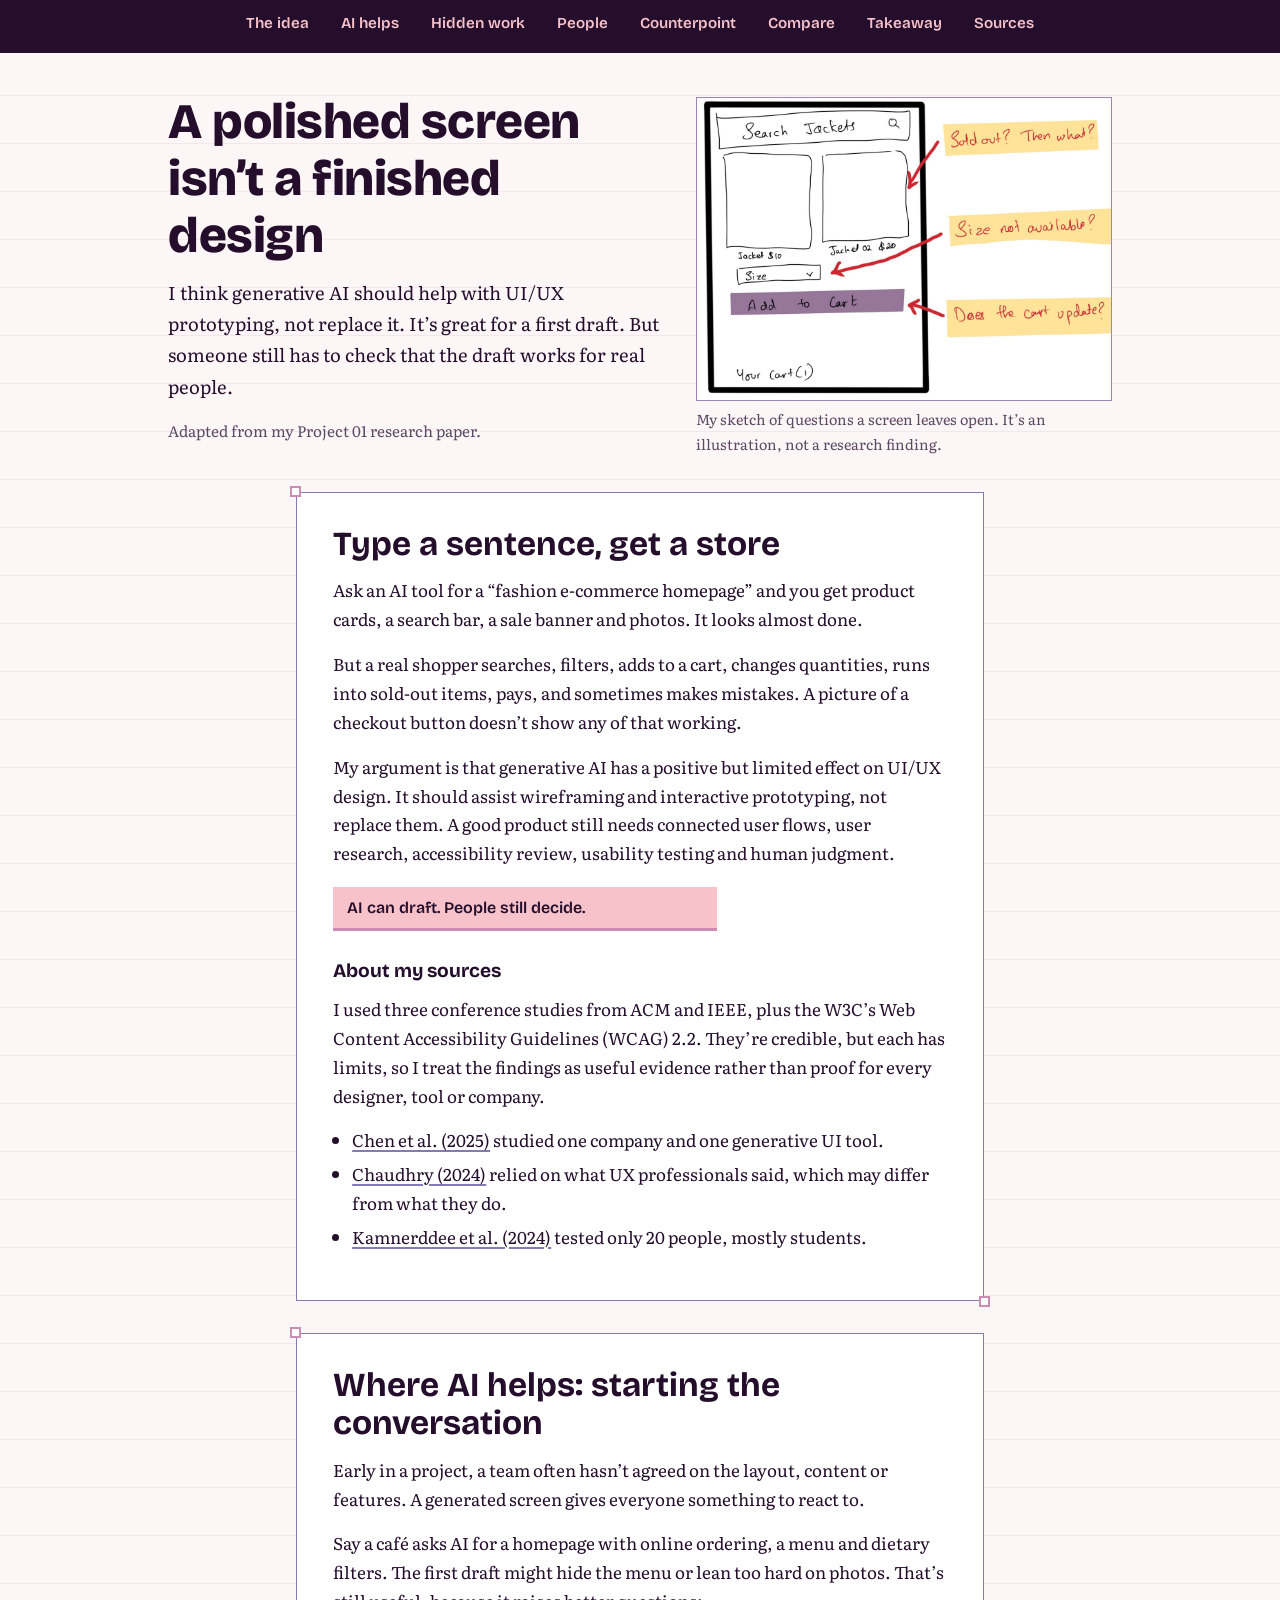
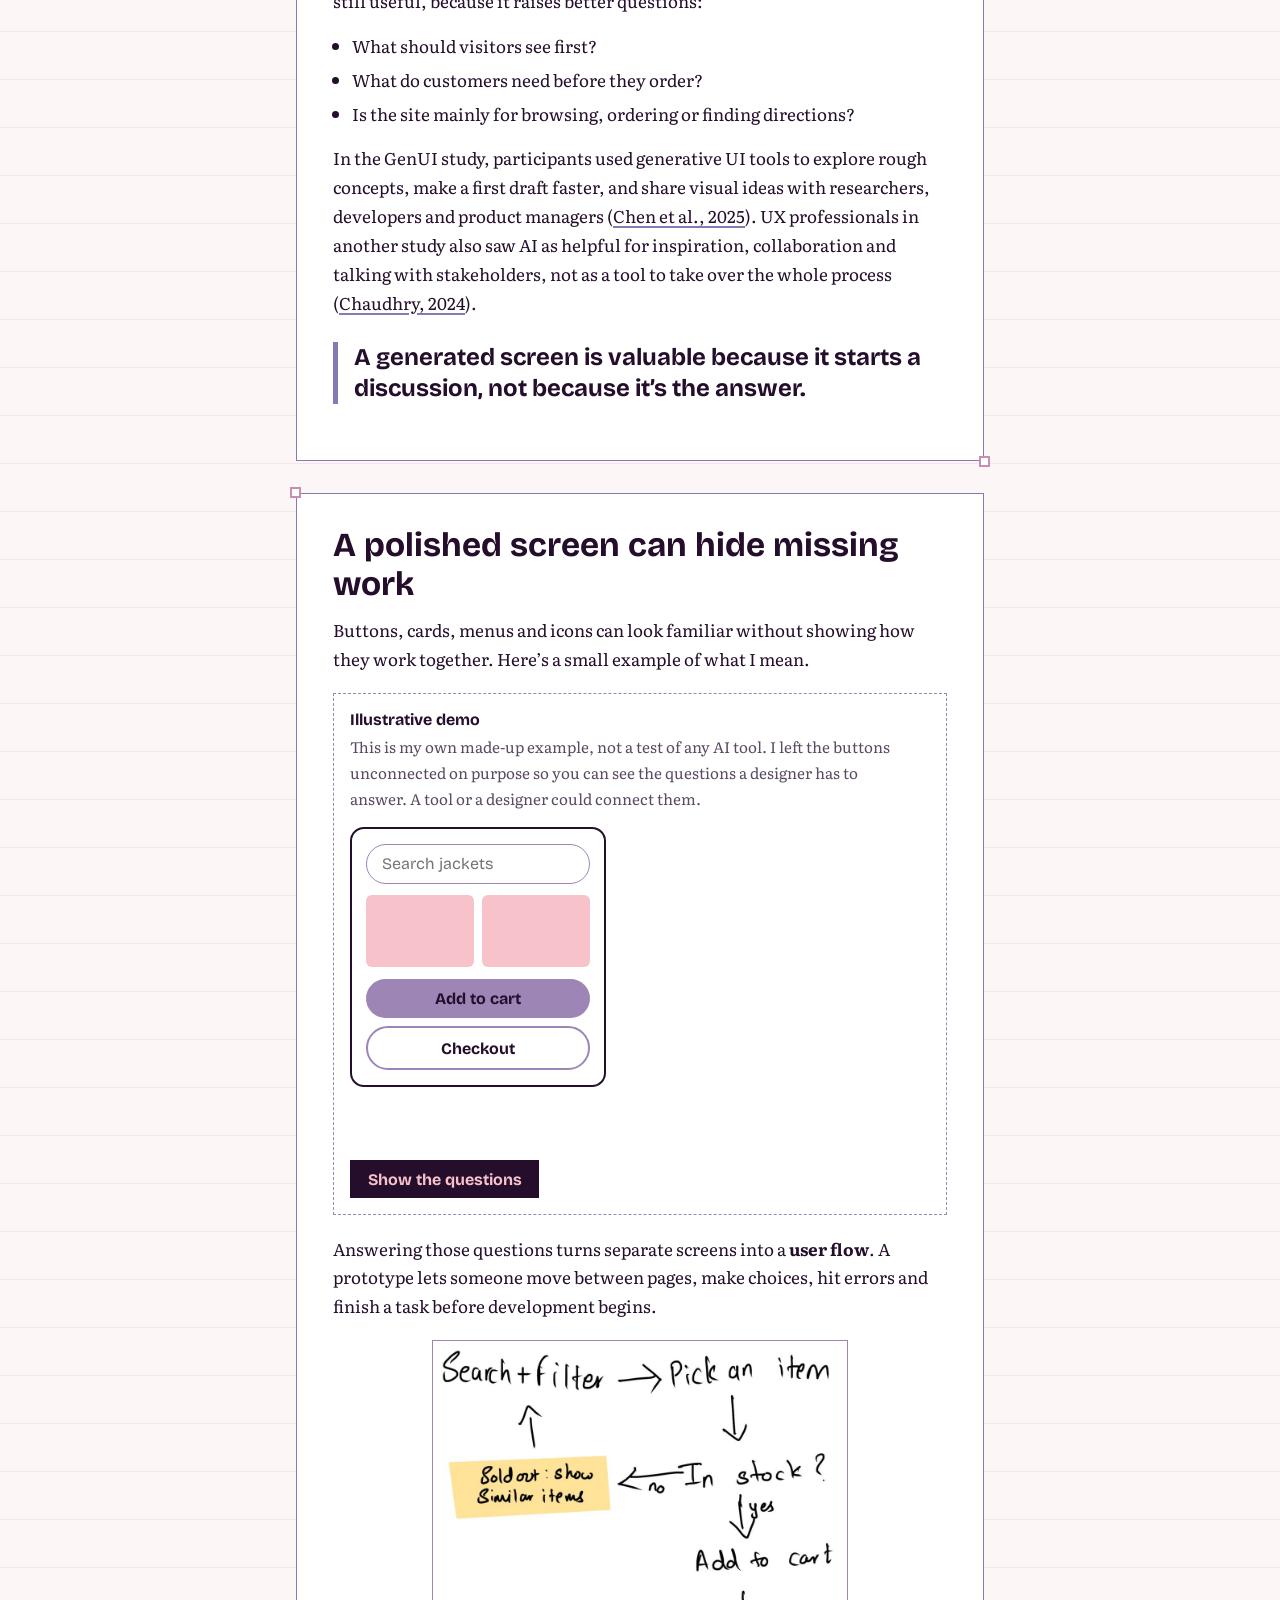
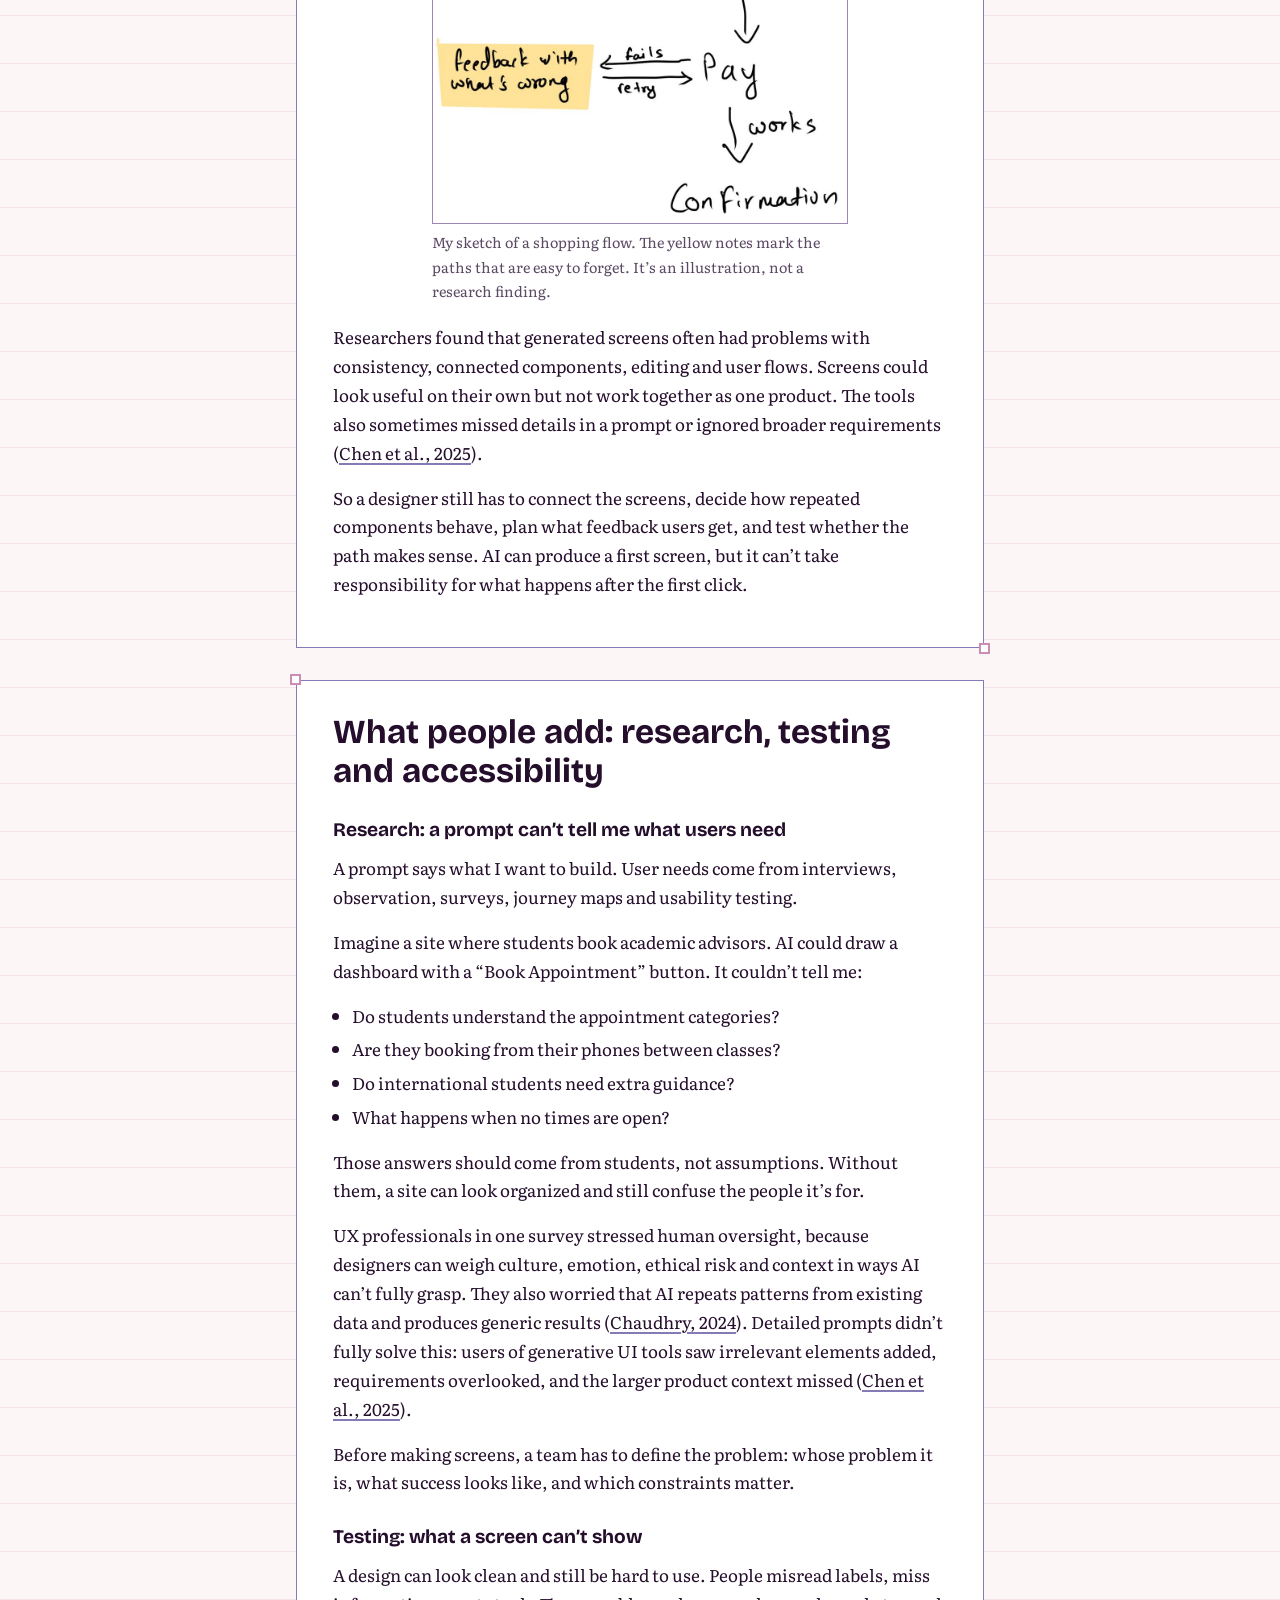
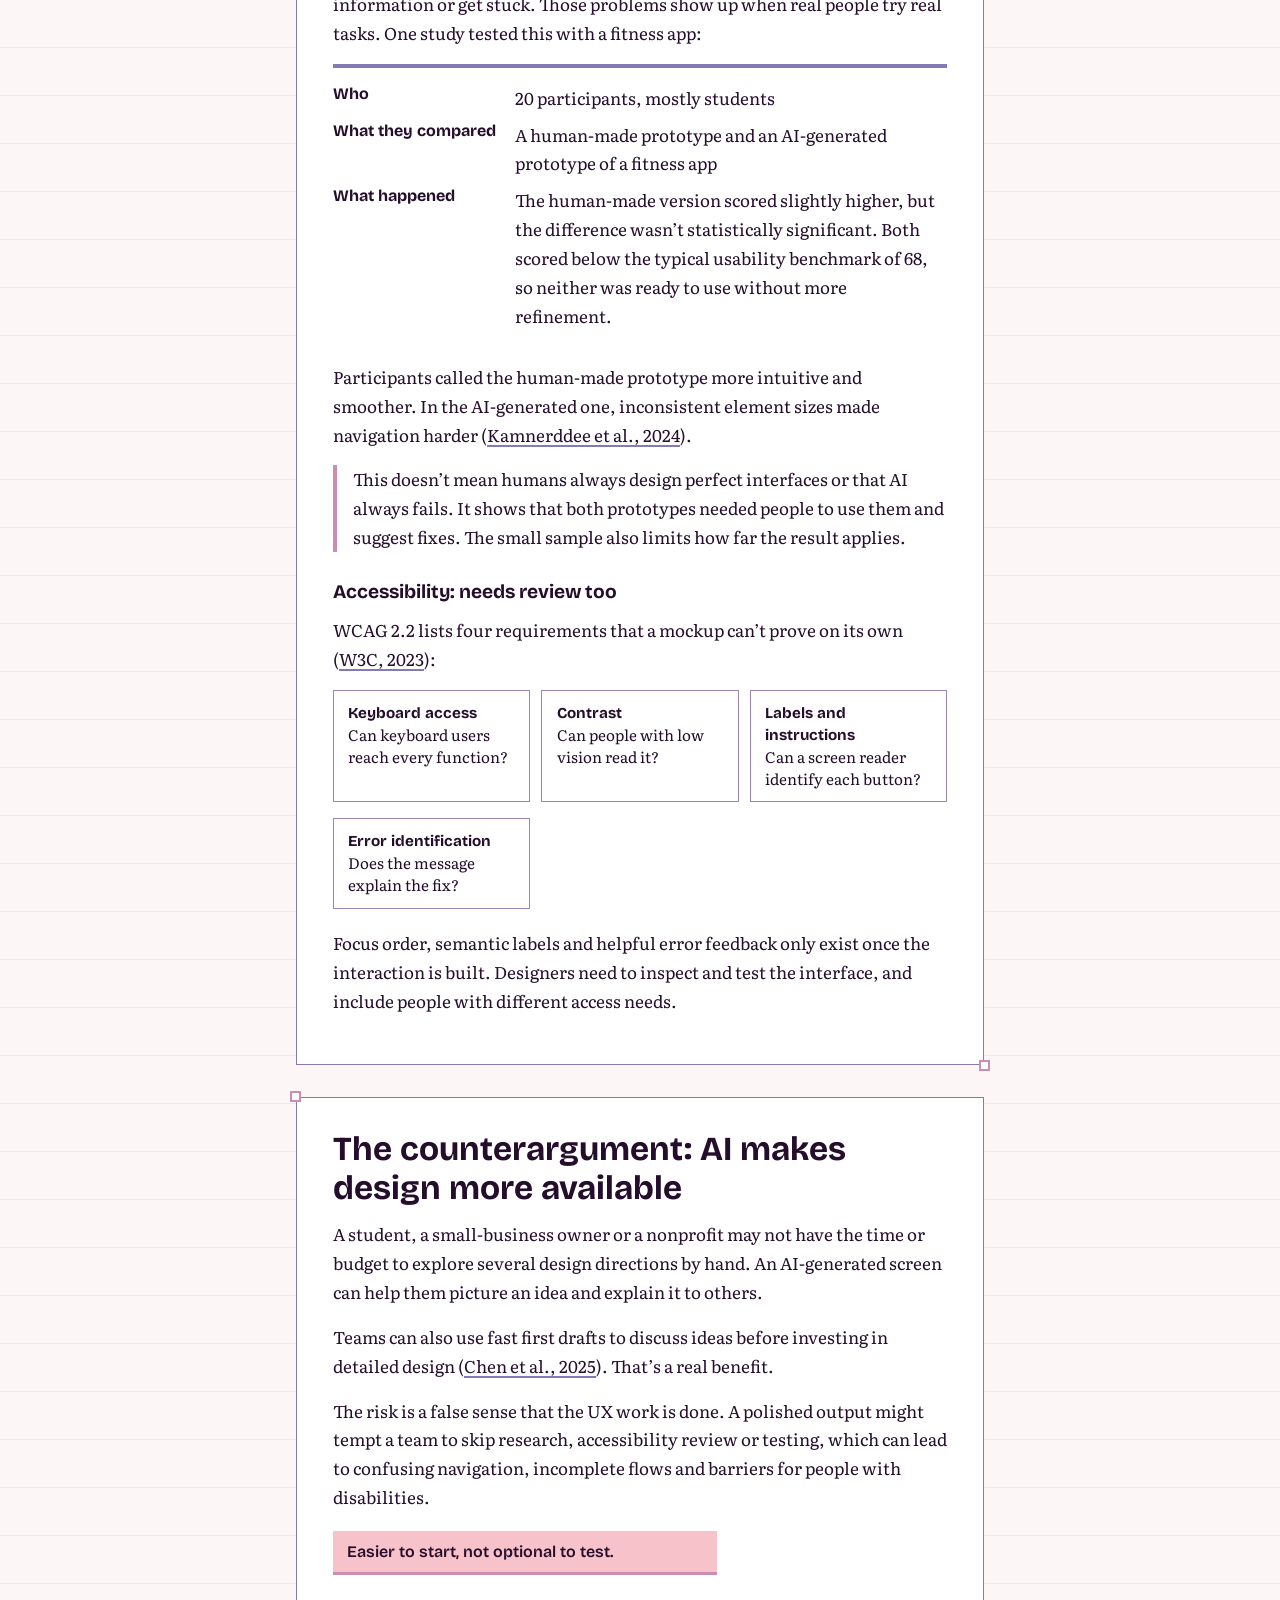
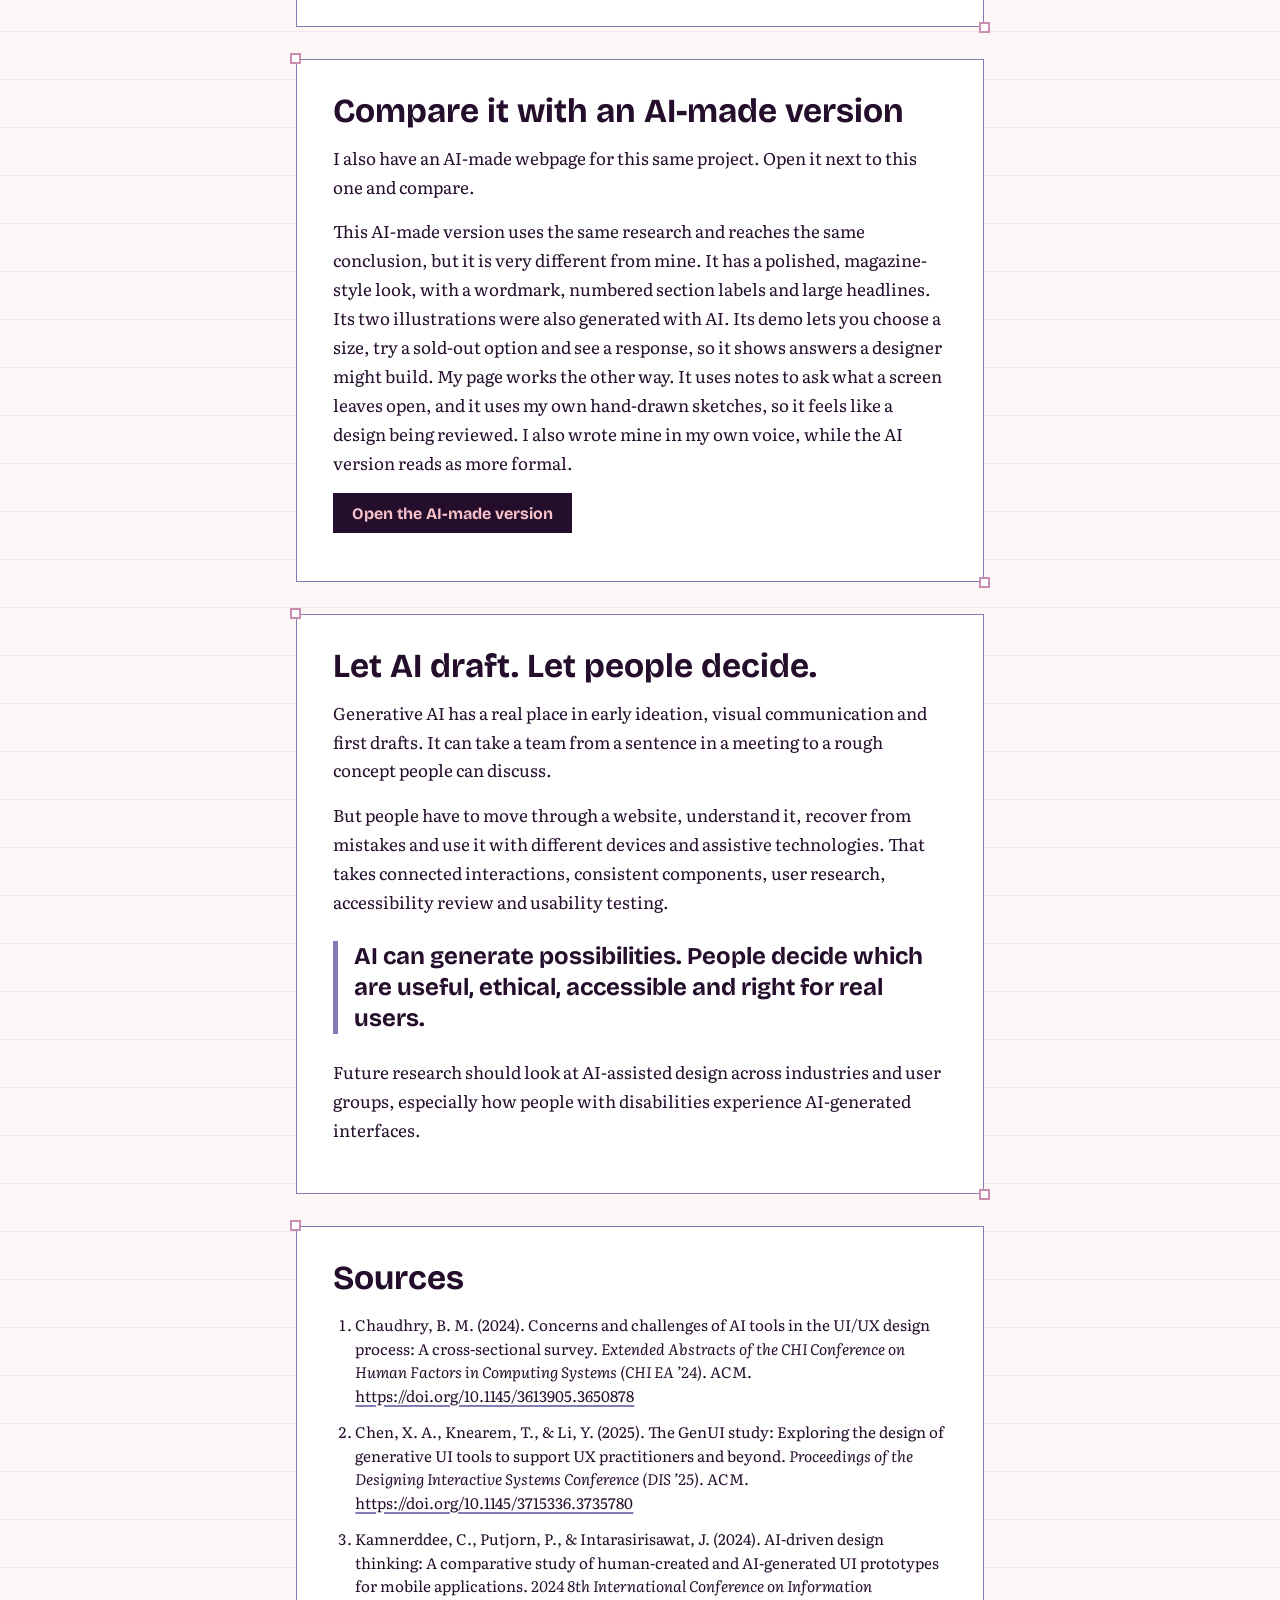
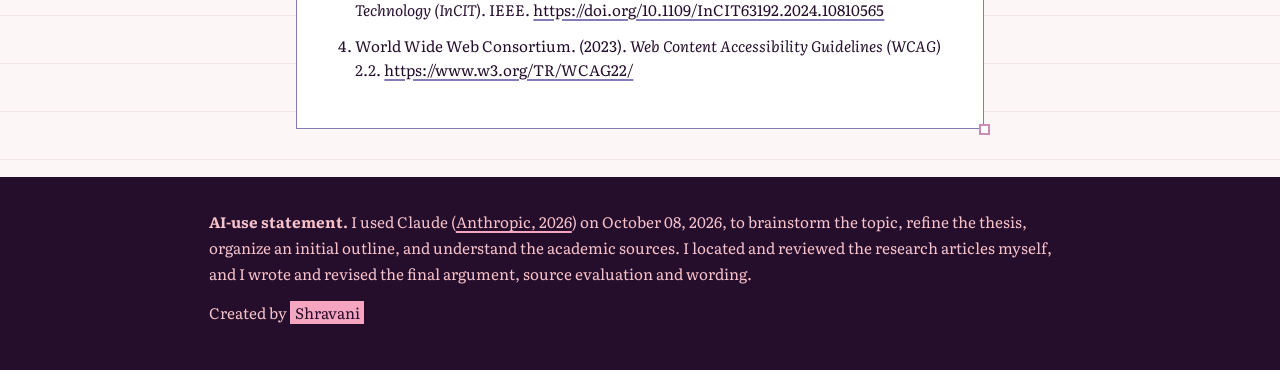
<file: index.html>
<!DOCTYPE html>
<html lang="en">
<head>
<meta charset="utf-8">
<meta name="viewport" content="width=device-width, initial-scale=1">
<title>ISTE-645_Project-02</title>
<link rel="preconnect" href="https://fonts.googleapis.com">
<link rel="preconnect" href="https://fonts.gstatic.com" crossorigin>
<link rel="stylesheet" href="https://fonts.googleapis.com/css2?family=Bricolage+Grotesque:wght@600;700;800&amp;family=Literata:wght@400;600&amp;display=swap">
<link rel="stylesheet" href="style.css">
</head>
<body>
<nav class="topnav" aria-label="Page sections">
  <ul>
    <li><a href="#intro">The idea</a></li>
    <li><a href="#start">AI helps</a></li>
    <li><a href="#hidden">Hidden work</a></li>
    <li><a href="#people">People</a></li>
    <li><a href="#access">Counterpoint</a></li>
    <li><a href="#compare">Compare</a></li>
    <li><a href="#conclusion">Takeaway</a></li>
    <li><a href="#sources">Sources</a></li>
  </ul>
  <div class="progress" id="progress" aria-hidden="true"></div>
</nav>

<header class="hero">
  <div class="hero-text">
    <h1>A polished screen isn’t a finished design</h1>
    <p class="lede">I think generative AI should help with UI/UX prototyping, not replace it. It’s great for a first draft. But someone still has to check that the draft works for real people.</p>
    <p class="byline">Adapted from my Project 01 research paper.</p>
  </div>
  <figure class="hero-shot">
    <img src="polished-screen.png" width="1200" height="876" alt="Hand-drawn wireframe of a jacket store on a phone: a search bar, two empty product boxes labeled Jacket $10 and Jacket 02 $20, a size dropdown, a purple Add to Cart button and the text Your cart (1). Red arrows link sticky notes to the screen asking: Sold out? Then what? Size not available? Does the cart update?">
    <figcaption>My sketch of questions a screen leaves open. It’s an illustration, not a research finding.</figcaption>
  </figure>
</header>

<main>
  <section class="frame" id="intro" aria-labelledby="intro-h">
    <h2 id="intro-h">Type a sentence, get a store</h2>
    <p>Ask an AI tool for a “fashion e-commerce homepage” and you get product cards, a search bar, a sale banner and photos. It looks almost done.</p>
    <p>But a real shopper searches, filters, adds to a cart, changes quantities, runs into sold-out items, pays, and sometimes makes mistakes. A picture of a checkout button doesn’t show any of that working.</p>
    <p>My argument is that generative AI has a positive but limited effect on UI/UX design. It should assist wireframing and interactive prototyping, not replace them. A good product still needs connected user flows, user research, accessibility review, usability testing and human judgment.</p>
    <div class="sticky"><p>AI can draft. People still decide.</p></div>
    <h3>About my sources</h3>
    <p>I used three conference studies from ACM and IEEE, plus the W3C’s Web Content Accessibility Guidelines (WCAG) 2.2. They’re credible, but each has limits, so I treat the findings as useful evidence rather than proof for every designer, tool or company.</p>
    <ul>
      <li><a href="#src-chen">Chen et al. (2025)</a> studied one company and one generative UI tool.</li>
      <li><a href="#src-chaudhry">Chaudhry (2024)</a> relied on what UX professionals said, which may differ from what they do.</li>
      <li><a href="#src-kam">Kamnerddee et al. (2024)</a> tested only 20 people, mostly students.</li>
    </ul>
  </section>

  <section class="frame" id="start" aria-labelledby="start-h">
    <h2 id="start-h">Where AI helps: starting the conversation</h2>
    <p>Early in a project, a team often hasn’t agreed on the layout, content or features. A generated screen gives everyone something to react to.</p>
    <p>Say a café asks AI for a homepage with online ordering, a menu and dietary filters. The first draft might hide the menu or lean too hard on photos. That’s still useful, because it raises better questions:</p>
    <ul>
      <li>What should visitors see first?</li>
      <li>What do customers need before they order?</li>
      <li>Is the site mainly for browsing, ordering or finding directions?</li>
    </ul>
    <p>In the GenUI study, participants used generative UI tools to explore rough concepts, make a first draft faster, and share visual ideas with researchers, developers and product managers (<a href="#src-chen">Chen et al., 2025</a>). UX professionals in another study also saw AI as helpful for inspiration, collaboration and talking with stakeholders, not as a tool to take over the whole process (<a href="#src-chaudhry">Chaudhry, 2024</a>).</p>
    <p class="pull">A generated screen is valuable because it starts a discussion, not because it’s the answer.</p>
  </section>

  <section class="frame" id="hidden" aria-labelledby="hidden-h">
    <h2 id="hidden-h">A polished screen can hide missing work</h2>
    <p>Buttons, cards, menus and icons can look familiar without showing how they work together. Here’s a small example of what I mean.</p>

    <div class="demo">
      <p class="demo-label">Illustrative demo</p>
      <p class="demo-note">This is my own made-up example, not a test of any AI tool. I left the buttons unconnected on purpose so you can see the questions a designer has to answer. A tool or a designer could connect them.</p>
      <div class="mock" id="mock">
        <div class="screen">
          <label class="visually" for="demo-search">Search</label>
          <input id="demo-search" type="text" placeholder="Search jackets">
          <div class="products" aria-hidden="true"><span></span><span></span></div>
          <button type="button">Add to cart</button>
          <button type="button">Checkout</button>
        </div>
        <ul class="notes" id="demo-questions">
          <li>Does the cart update?</li>
          <li>Can I change the quantity?</li>
          <li>What if my size is gone?</li>
          <li>What if my card is declined?</li>
        </ul>
        <p class="mock-status" id="mock-status" aria-live="polite"></p>
        <button
  type="button"
  class="toggle"
  id="toggle-notes"
  aria-expanded="false"
  aria-controls="demo-questions">
  Show the questions
</button></div>
    </div>

    <p>Answering those questions turns separate screens into a <strong>user flow</strong>. A prototype lets someone move between pages, make choices, hit errors and finish a task before development begins.</p>
    <figure class="flow">
      <img src="user-flow.png" width="1028" height="1196" alt="Hand-drawn flow chart of a shopping trip. Search and filter leads to Pick an item, then the question In stock? If no, a note says Sold out: show similar items, and the arrow returns to Search and filter. If yes, Add to cart, then Pay. If paying fails, a note says feedback with what's wrong, and the user can retry. If it works, Confirmation.">
      <figcaption>My sketch of a shopping flow. The yellow notes mark the paths that are easy to forget. It’s an illustration, not a research finding.</figcaption>
    </figure>
    <p>Researchers found that generated screens often had problems with consistency, connected components, editing and user flows. Screens could look useful on their own but not work together as one product. The tools also sometimes missed details in a prompt or ignored broader requirements (<a href="#src-chen">Chen et al., 2025</a>).</p>
    <p>So a designer still has to connect the screens, decide how repeated components behave, plan what feedback users get, and test whether the path makes sense. AI can produce a first screen, but it can’t take responsibility for what happens after the first click.</p>
  </section>

  <section class="frame" id="people" aria-labelledby="people-h">
    <h2 id="people-h">What people add: research, testing and accessibility</h2>

    <h3>Research: a prompt can’t tell me what users need</h3>
    <p>A prompt says what I want to build. User needs come from interviews, observation, surveys, journey maps and usability testing.</p>
    <p>Imagine a site where students book academic advisors. AI could draw a dashboard with a “Book Appointment” button. It couldn’t tell me:</p>
    <ul>
      <li>Do students understand the appointment categories?</li>
      <li>Are they booking from their phones between classes?</li>
      <li>Do international students need extra guidance?</li>
      <li>What happens when no times are open?</li>
    </ul>
    <p>Those answers should come from students, not assumptions. Without them, a site can look organized and still confuse the people it’s for.</p>
    <p>UX professionals in one survey stressed human oversight, because designers can weigh culture, emotion, ethical risk and context in ways AI can’t fully grasp. They also worried that AI repeats patterns from existing data and produces generic results (<a href="#src-chaudhry">Chaudhry, 2024</a>). Detailed prompts didn’t fully solve this: users of generative UI tools saw irrelevant elements added, requirements overlooked, and the larger product context missed (<a href="#src-chen">Chen et al., 2025</a>).</p>
    <p>Before making screens, a team has to define the problem: whose problem it is, what success looks like, and which constraints matter.</p>

    <h3>Testing: what a screen can’t show</h3>
    <p>A design can look clean and still be hard to use. People misread labels, miss information or get stuck. Those problems show up when real people try real tasks. One study tested this with a fitness app:</p>
    <dl class="glance">
      <dt>Who</dt>
      <dd>20 participants, mostly students</dd>
      <dt>What they compared</dt>
      <dd>A human-made prototype and an AI-generated prototype of a fitness app</dd>
      <dt>What happened</dt>
      <dd>The human-made version scored slightly higher, but the difference wasn’t statistically significant. Both scored below the typical usability benchmark of 68, so neither was ready to use without more refinement.</dd>
    </dl>
    <p>Participants called the human-made prototype more intuitive and smoother. In the AI-generated one, inconsistent element sizes made navigation harder (<a href="#src-kam">Kamnerddee et al., 2024</a>).</p>
    <p class="limit">This doesn’t mean humans always design perfect interfaces or that AI always fails. It shows that both prototypes needed people to use them and suggest fixes. The small sample also limits how far the result applies.</p>

    <h3>Accessibility: needs review too</h3>
    <p>WCAG 2.2 lists four requirements that a mockup can’t prove on its own (<a href="#src-w3c">W3C, 2023</a>):</p>
    <ul class="checks">
      <li><strong>Keyboard access</strong>Can keyboard users reach every function?</li>
      <li><strong>Contrast</strong>Can people with low vision read it?</li>
      <li><strong>Labels and instructions</strong>Can a screen reader identify each button?</li>
      <li><strong>Error identification</strong>Does the message explain the fix?</li>
    </ul>
    <p>Focus order, semantic labels and helpful error feedback only exist once the interaction is built. Designers need to inspect and test the interface, and include people with different access needs.</p>
  </section>

  <section class="frame" id="access" aria-labelledby="access-h">
    <h2 id="access-h">The counterargument: AI makes design more available</h2>
    <p>A student, a small-business owner or a nonprofit may not have the time or budget to explore several design directions by hand. An AI-generated screen can help them picture an idea and explain it to others.</p>
    <p>Teams can also use fast first drafts to discuss ideas before investing in detailed design (<a href="#src-chen">Chen et al., 2025</a>). That’s a real benefit.</p>
    <p>The risk is a false sense that the UX work is done. A polished output might tempt a team to skip research, accessibility review or testing, which can lead to confusing navigation, incomplete flows and barriers for people with disabilities.</p>
    <div class="sticky"><p>Easier to start, not optional to test.</p></div>
  </section>

  <section class="frame" id="compare" aria-labelledby="compare-h">
    <h2 id="compare-h">Compare it with an AI-made version</h2>
    <p>I also have an AI-made webpage for this same project. Open it next to this one and compare.</p>
    <p>This AI-made version uses the same research and reaches the same conclusion, but it is very different from mine. It has a polished, magazine-style look, with a wordmark, numbered section labels and large headlines. Its two illustrations were also generated with AI. Its demo lets you choose a size, try a sold-out option and see a response, so it shows answers a designer might build. My page works the other way. It uses notes to ask what a screen leaves open, and it uses my own hand-drawn sketches, so it feels like a design being reviewed. I also wrote mine in my own voice, while the AI version reads as more formal.</p>
    <p><a class="button-link" href="./ai-generated-project02/project02/website/index.html" target="_blank" rel="noopener noreferrer">Open the AI-made version</a></p>
  </section>

  <section class="frame" id="conclusion" aria-labelledby="conclusion-h">
    <h2 id="conclusion-h">Let AI draft. Let people decide.</h2>
    <p>Generative AI has a real place in early ideation, visual communication and first drafts. It can take a team from a sentence in a meeting to a rough concept people can discuss.</p>
    <p>But people have to move through a website, understand it, recover from mistakes and use it with different devices and assistive technologies. That takes connected interactions, consistent components, user research, accessibility review and usability testing.</p>
    <p class="pull">AI can generate possibilities. People decide which are useful, ethical, accessible and right for real users.</p>
    <p>Future research should look at AI-assisted design across industries and user groups, especially how people with disabilities experience AI-generated interfaces.</p>
  </section>

  <section class="frame sources" id="sources" aria-labelledby="sources-h">
    <h2 id="sources-h">Sources</h2>
    <ol>
      <li id="src-chaudhry">Chaudhry, B. M. (2024). Concerns and challenges of AI tools in the UI/UX design process: A cross-sectional survey. <i>Extended Abstracts of the CHI Conference on Human Factors in Computing Systems (CHI EA ’24)</i>. ACM. <a href="https://doi.org/10.1145/3613905.3650878" target="_blank" rel="noopener noreferrer">https://doi.org/10.1145/3613905.3650878</a></li>
      <li id="src-chen">Chen, X. A., Knearem, T., &amp; Li, Y. (2025). The GenUI study: Exploring the design of generative UI tools to support UX practitioners and beyond. <i>Proceedings of the Designing Interactive Systems Conference (DIS ’25)</i>. ACM. <a href="https://doi.org/10.1145/3715336.3735780" target="_blank" rel="noopener noreferrer">https://doi.org/10.1145/3715336.3735780</a></li>
      <li id="src-kam">Kamnerddee, C., Putjorn, P., &amp; Intarasirisawat, J. (2024). AI-driven design thinking: A comparative study of human-created and AI-generated UI prototypes for mobile applications. <i>2024 8th International Conference on Information Technology (InCIT)</i>. IEEE. <a href="https://doi.org/10.1109/InCIT63192.2024.10810565" target="_blank" rel="noopener noreferrer">https://doi.org/10.1109/InCIT63192.2024.10810565</a></li>
      <li id="src-w3c">World Wide Web Consortium. (2023). <i>Web Content Accessibility Guidelines (WCAG) 2.2</i>. <a href="https://www.w3.org/TR/WCAG22/" target="_blank" rel="noopener noreferrer">https://www.w3.org/TR/WCAG22/</a></li>
    </ol>
  </section>
</main>

<footer>
  <div>
    <p><strong>AI-use statement.</strong> I used Claude (<a href="https://claude.ai/">Anthropic, 2026</a>) on October 08, 2026, to brainstorm the topic, refine the thesis, organize an initial outline, and understand the academic sources. I located and reviewed the research articles myself, and I wrote and revised the final argument, source evaluation and wording.</p>
    <p>Created by <span class="todo">Shravani</span></p>
  </div>
</footer>
<script src="script.js"></script>
</body>
</html>
</file>
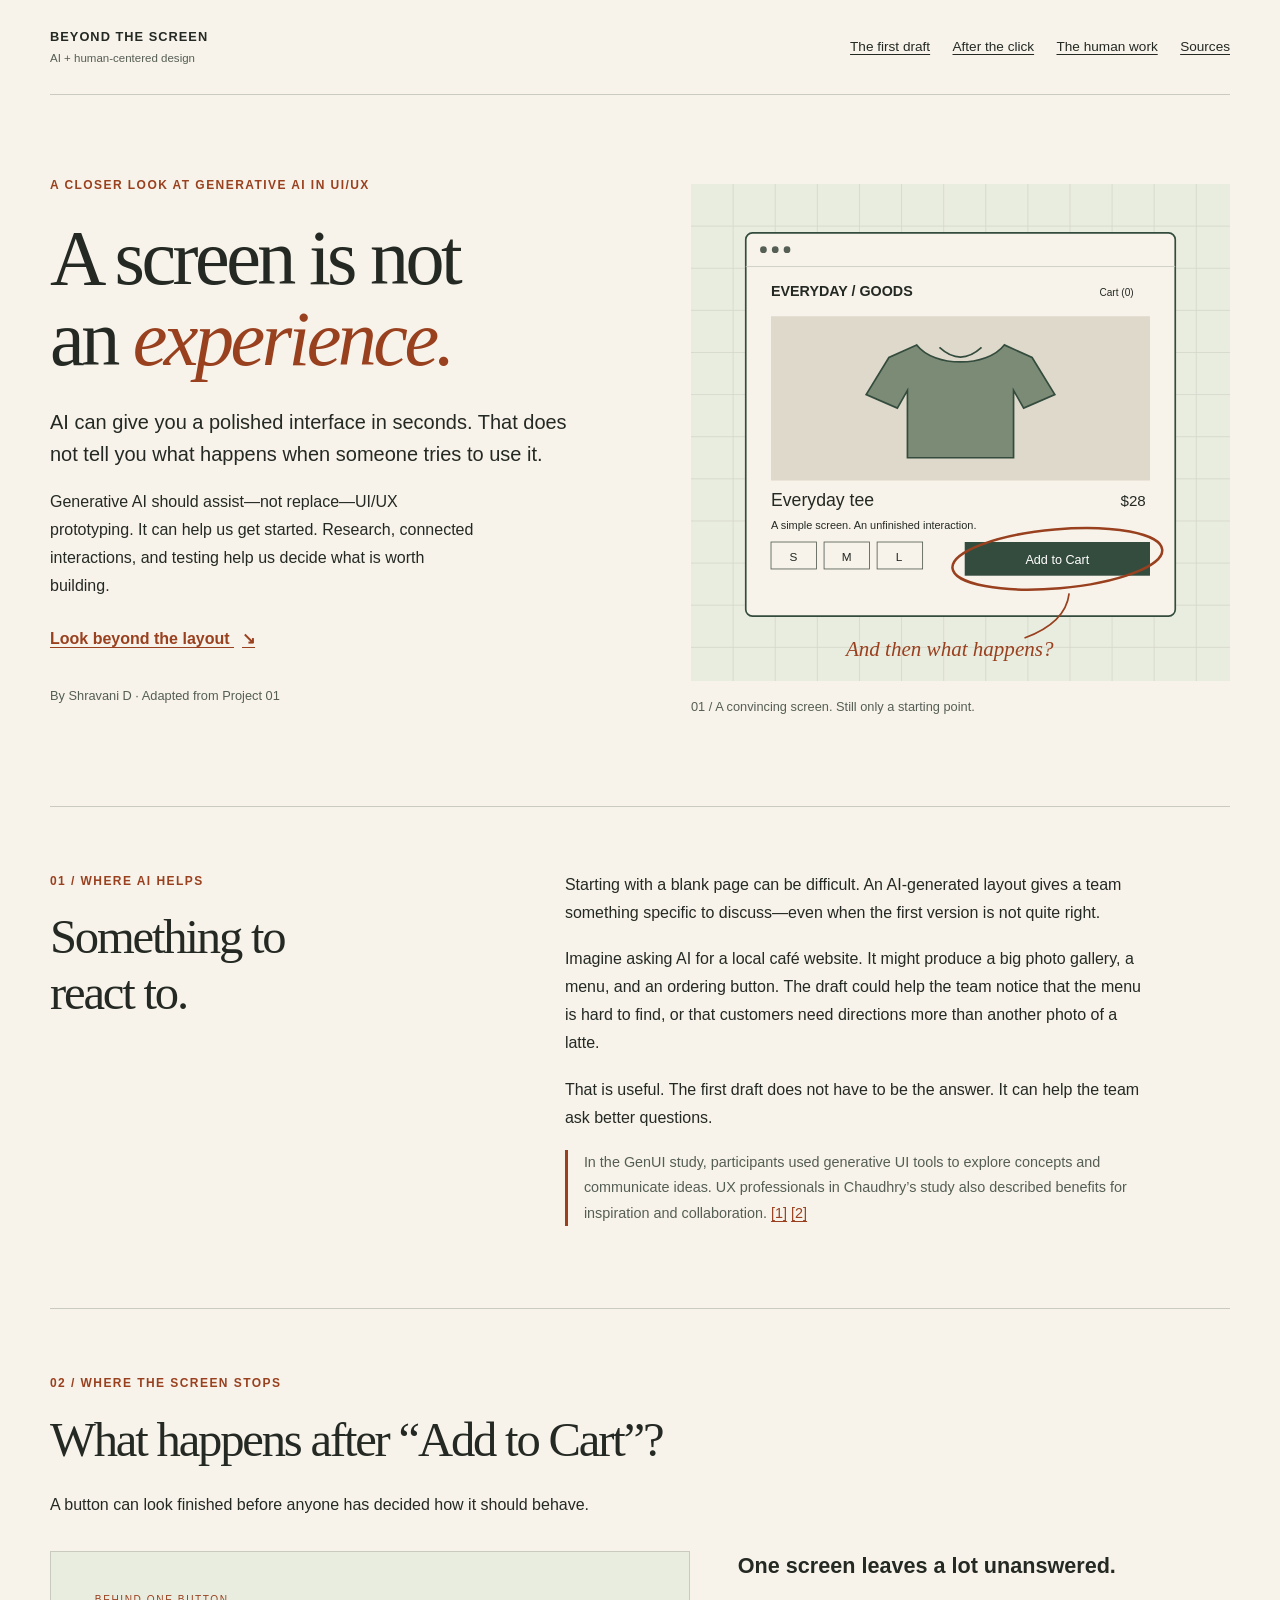
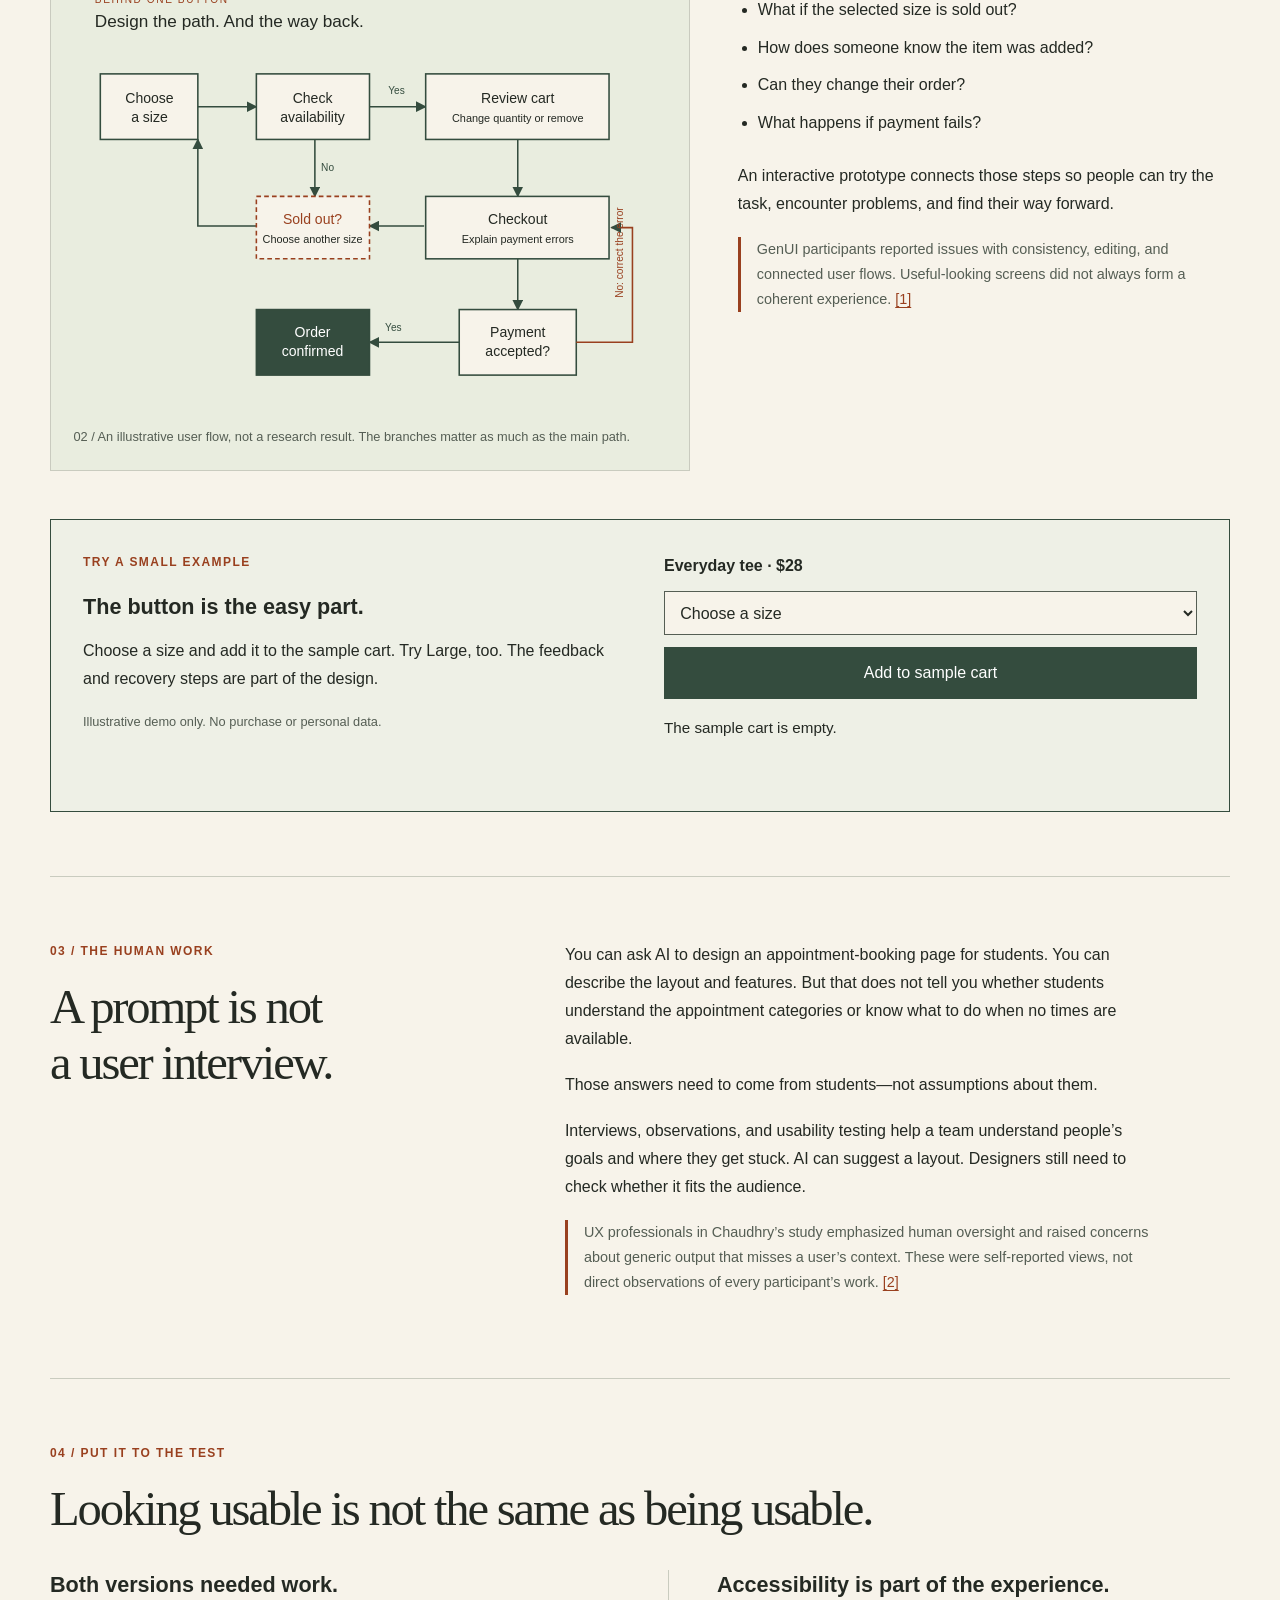
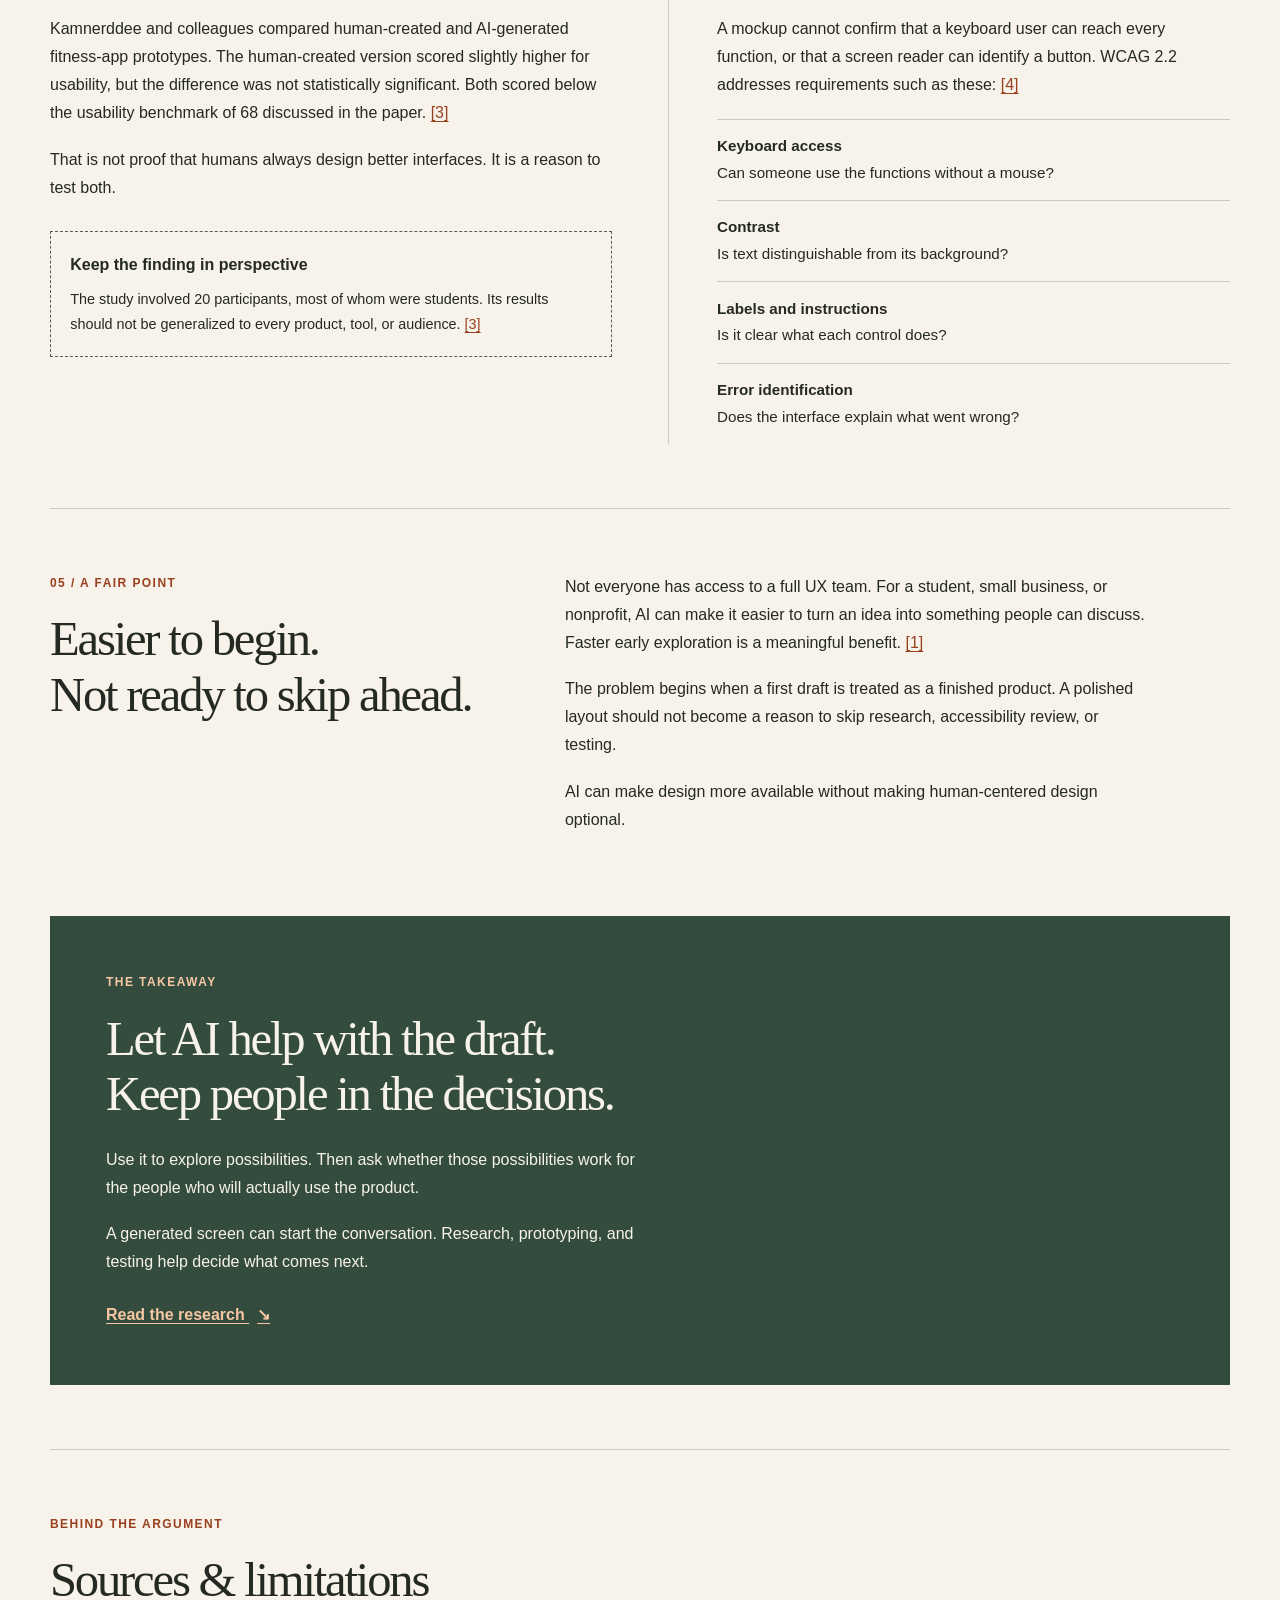
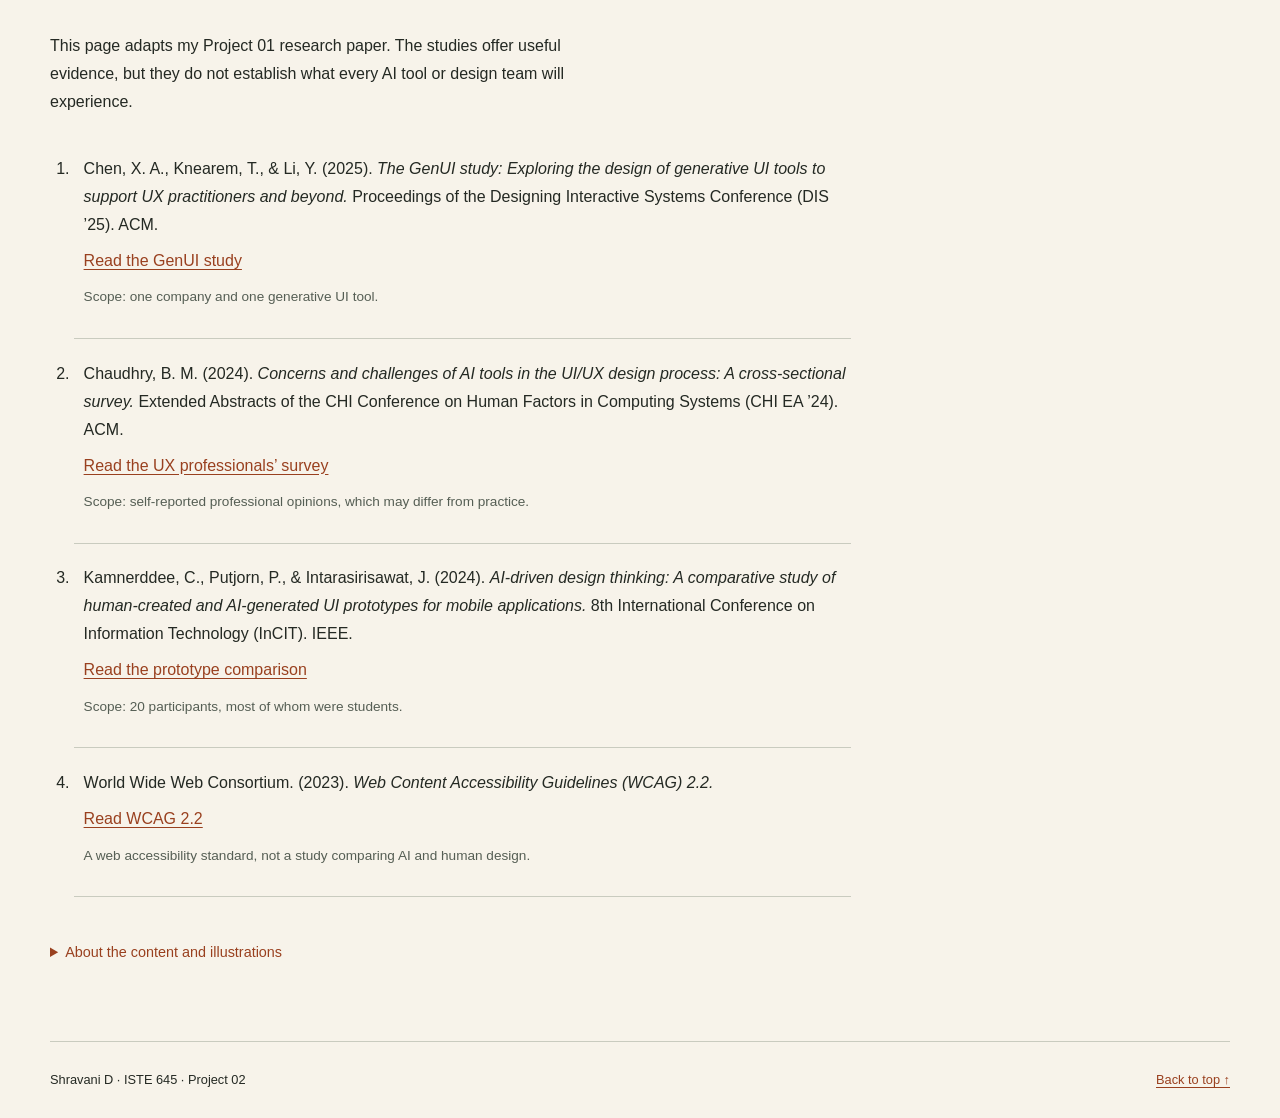
<file: ai-generated-project02/project02/website/index.html>
<!DOCTYPE html>
<html lang="en">
<head>
  <meta charset="UTF-8">
  <meta name="viewport" content="width=device-width, initial-scale=1">
  <meta name="description" content="Why generative AI should help with UI/UX ideas, not replace user research, interactive prototyping, and testing.">
  <title>AI-made version</title>
  <link rel="stylesheet" href="style.css">
  <script src="script.js" defer></script>
</head>
<body>
<a class="skip-link" href="#main">Skip to content</a>
<header class="site-header">
  <a class="wordmark" href="#top">BEYOND THE SCREEN<span>AI + human-centered design</span></a>
  <nav aria-label="Main navigation">
    <a href="#starting-point">The first draft</a>
    <a href="#after-click">After the click</a>
    <a href="#research">The human work</a>
    <a href="#sources">Sources</a>
  </nav>
</header>
<main id="main">
  <article>
    <header class="hero" id="top">
      <div class="hero-copy">
        <p class="eyebrow">A closer look at generative AI in UI/UX</p>
        <h1>A screen is not<br>an <em>experience.</em></h1>
        <p class="intro">AI can give you a polished interface in seconds. That does not tell you what happens when someone tries to use it.</p>
        <p>Generative AI should assist—not replace—UI/UX prototyping. It can help us get started. Research, connected interactions, and testing help us decide what is worth building.</p>
        <a class="text-link" href="#after-click">Look beyond the layout <span aria-hidden="true">↘</span></a>
        <p class="byline">By Shravani D · Adapted from Project 01</p>
      </div>
      <figure class="hero-figure">
        <img src="images/interface.svg" width="640" height="590" alt="Illustrative clothing-store mockup with a product, size choices, and an Add to Cart button. An annotation asks what happens after the click.">
        <figcaption>01 / A convincing screen. Still only a starting point.</figcaption>
      </figure>
    </header>

    <section class="section split" id="starting-point" aria-labelledby="starting-title">
      <div class="section-heading"><p class="eyebrow">01 / Where AI helps</p><h2 id="starting-title">Something to<br>react to.</h2></div>
      <div class="section-body">
        <p>Starting with a blank page can be difficult. An AI-generated layout gives a team something specific to discuss—even when the first version is not quite right.</p>
        <p>Imagine asking AI for a local café website. It might produce a big photo gallery, a menu, and an ordering button. The draft could help the team notice that the menu is hard to find, or that customers need directions more than another photo of a latte.</p>
        <p>That is useful. The first draft does not have to be the answer. It can help the team ask better questions.</p>
        <p class="evidence">In the GenUI study, participants used generative UI tools to explore concepts and communicate ideas. UX professionals in Chaudhry’s study also described benefits for inspiration and collaboration. <a href="#source-1" aria-label="Source 1: Chen and colleagues">[1]</a> <a href="#source-2" aria-label="Source 2: Chaudhry">[2]</a></p>
      </div>
    </section>

    <section class="section" id="after-click" aria-labelledby="click-title">
      <div class="section-top"><p class="eyebrow">02 / Where the screen stops</p><h2 id="click-title">What happens after “Add to Cart”?</h2><p class="section-intro">A button can look finished before anyone has decided how it should behave.</p></div>
      <div class="flow-layout">
        <figure class="flow-figure">
          <img src="images/user-flow.svg" width="760" height="560" loading="lazy" alt="Shopping flow from choosing a size to checking availability. Available items lead to cart review and checkout; unavailable items lead back to choosing another size. Payment errors require correction before confirmation.">
          <figcaption>02 / An illustrative user flow, not a research result. The branches matter as much as the main path.</figcaption>
        </figure>
        <div class="flow-copy"><h3>One screen leaves a lot unanswered.</h3><ul class="question-list"><li>What if the selected size is sold out?</li><li>How does someone know the item was added?</li><li>Can they change their order?</li><li>What happens if payment fails?</li></ul><p>An interactive prototype connects those steps so people can try the task, encounter problems, and find their way forward.</p><p class="evidence">GenUI participants reported issues with consistency, editing, and connected user flows. Useful-looking screens did not always form a coherent experience. <a href="#source-1">[1]</a></p></div>
      </div>
      <div class="demo" aria-labelledby="demo-title">
        <div class="demo-intro"><p class="eyebrow">Try a small example</p><h3 id="demo-title">The button is the easy part.</h3><p>Choose a size and add it to the sample cart. Try Large, too. The feedback and recovery steps are part of the design.</p><p class="small-note">Illustrative demo only. No purchase or personal data.</p></div>
        <div class="demo-controls">
          <form id="cart-form">
            <label for="size">Everyday tee · $28</label>
            <select id="size" name="size"><option value="">Choose a size</option><option value="Small">Small</option><option value="Medium">Medium</option><option value="Large">Large — sold out</option></select>
            <button type="submit">Add to sample cart</button>
          </form>
          <p id="cart-status" class="status" role="status" aria-live="polite" aria-atomic="true">The sample cart is empty.</p>
          <button id="reset-cart" class="reset-button" type="button" hidden>Clear sample cart</button>
          <noscript><p>This optional demo needs JavaScript. Without it, the example still shows the decisions a designer must consider: size selection, availability, confirmation, and recovery.</p></noscript>
        </div>
      </div>
    </section>

    <section class="section split" id="research" aria-labelledby="research-title">
      <div class="section-heading"><p class="eyebrow">03 / The human work</p><h2 id="research-title">A prompt is not<br>a user interview.</h2></div>
      <div class="section-body"><p>You can ask AI to design an appointment-booking page for students. You can describe the layout and features. But that does not tell you whether students understand the appointment categories or know what to do when no times are available.</p><p>Those answers need to come from students—not assumptions about them.</p><p>Interviews, observations, and usability testing help a team understand people’s goals and where they get stuck. AI can suggest a layout. Designers still need to check whether it fits the audience.</p><p class="evidence">UX professionals in Chaudhry’s study emphasized human oversight and raised concerns about generic output that misses a user’s context. These were self-reported views, not direct observations of every participant’s work. <a href="#source-2">[2]</a></p></div>
    </section>

    <section class="section testing" id="testing" aria-labelledby="testing-title">
      <div class="section-top"><p class="eyebrow">04 / Put it to the test</p><h2 id="testing-title">Looking usable is not the same as being usable.</h2></div>
      <div class="testing-grid">
        <div><h3>Both versions needed work.</h3><p>Kamnerddee and colleagues compared human-created and AI-generated fitness-app prototypes. The human-created version scored slightly higher for usability, but the difference was not statistically significant. Both scored below the usability benchmark of 68 discussed in the paper. <a href="#source-3">[3]</a></p><p>That is not proof that humans always design better interfaces. It is a reason to test both.</p><aside class="study-note" aria-label="Study limitation"><h4>Keep the finding in perspective</h4><p>The study involved 20 participants, most of whom were students. Its results should not be generalized to every product, tool, or audience. <a href="#source-3">[3]</a></p></aside></div>
        <div class="accessibility"><h3>Accessibility is part of the experience.</h3><p>A mockup cannot confirm that a keyboard user can reach every function, or that a screen reader can identify a button. WCAG 2.2 addresses requirements such as these: <a href="#source-4">[4]</a></p><ul class="access-list"><li><span class="list-label">Keyboard access</span>Can someone use the functions without a mouse?</li><li><span class="list-label">Contrast</span>Is text distinguishable from its background?</li><li><span class="list-label">Labels and instructions</span>Is it clear what each control does?</li><li><span class="list-label">Error identification</span>Does the interface explain what went wrong?</li></ul></div>
      </div>
    </section>

    <section class="section split" aria-labelledby="benefit-title">
      <div class="section-heading"><p class="eyebrow">05 / A fair point</p><h2 id="benefit-title">Easier to begin.<br>Not ready to skip ahead.</h2></div>
      <div class="section-body"><p>Not everyone has access to a full UX team. For a student, small business, or nonprofit, AI can make it easier to turn an idea into something people can discuss. Faster early exploration is a meaningful benefit. <a href="#source-1">[1]</a></p><p>The problem begins when a first draft is treated as a finished product. A polished layout should not become a reason to skip research, accessibility review, or testing.</p><p>AI can make design more available without making human-centered design optional.</p></div>
    </section>

    <section class="takeaway" aria-labelledby="takeaway-title"><p class="eyebrow">The takeaway</p><h2 id="takeaway-title">Let AI help with the draft.<br>Keep people in the decisions.</h2><p>Use it to explore possibilities. Then ask whether those possibilities work for the people who will actually use the product.</p><p>A generated screen can start the conversation. Research, prototyping, and testing help decide what comes next.</p><a class="text-link" href="#sources">Read the research <span aria-hidden="true">↘</span></a></section>

    <section class="section sources" id="sources" aria-labelledby="sources-title"><p class="eyebrow">Behind the argument</p><h2 id="sources-title">Sources &amp; limitations</h2><p class="sources-intro">This page adapts my Project 01 research paper. The studies offer useful evidence, but they do not establish what every AI tool or design team will experience.</p>
      <ol class="reference-list">
        <li id="source-1"><p>Chen, X. A., Knearem, T., &amp; Li, Y. (2025). <cite>The GenUI study: Exploring the design of generative UI tools to support UX practitioners and beyond.</cite> Proceedings of the Designing Interactive Systems Conference (DIS ’25). ACM.</p><a href="https://doi.org/10.1145/3715336.3735780">Read the GenUI study</a><p class="source-limit">Scope: one company and one generative UI tool.</p></li>
        <li id="source-2"><p>Chaudhry, B. M. (2024). <cite>Concerns and challenges of AI tools in the UI/UX design process: A cross-sectional survey.</cite> Extended Abstracts of the CHI Conference on Human Factors in Computing Systems (CHI EA ’24). ACM.</p><a href="https://doi.org/10.1145/3613905.3650878">Read the UX professionals’ survey</a><p class="source-limit">Scope: self-reported professional opinions, which may differ from practice.</p></li>
        <li id="source-3"><p>Kamnerddee, C., Putjorn, P., &amp; Intarasirisawat, J. (2024). <cite>AI-driven design thinking: A comparative study of human-created and AI-generated UI prototypes for mobile applications.</cite> 8th International Conference on Information Technology (InCIT). IEEE.</p><a href="https://doi.org/10.1109/InCIT63192.2024.10810565">Read the prototype comparison</a><p class="source-limit">Scope: 20 participants, most of whom were students.</p></li>
        <li id="source-4"><p>World Wide Web Consortium. (2023). <cite>Web Content Accessibility Guidelines (WCAG) 2.2.</cite></p><a href="https://www.w3.org/TR/WCAG22/">Read WCAG 2.2</a><p class="source-limit">A web accessibility standard, not a study comparing AI and human design.</p></li>
      </ol>
      <details class="credits"><summary>About the content and illustrations</summary><p>The text is adapted from “Why Generative AI Should Assist, Not Replace, UI/UX Prototyping.” The two SVG illustrations were created for this webpage with AI assistance. They are explanatory examples, not screenshots of an AI tool or figures from the cited studies.</p><p>Project 01 disclosed using Claude for brainstorming, outlining, and help understanding sources. This webpage draft, code, and illustrations were created with Perplexity assistance. Review and revise this disclosure to reflect your actual work before submitting.</p></details>
    </section>
  </article>
</main>
<footer class="site-footer"><p>Shravani D · ISTE 645 · Project 02</p><a href="#top">Back to top ↑</a></footer>
</body>
</html>
</file>
<file: style.css>
:root {
  /* Palette */
  --plum: #250e2c;
  --periwinkle: #837ab6;
  --lavender: #9d85b6;
  --orchid: #cc8db3;
  --pink: #f6a5c0;
  --blush: #f7c2ca;
  /* Very light tints of the blush, used for the page background and its faint lines */
  --paper: #fdf6f7;
  --rule: #f4e6ea;
  --frame: #ffffff;
  --muted: #5b4a63;
  --head: "Bricolage Grotesque", "Trebuchet MS", sans-serif;
  --body: "Literata", Georgia, serif;
}
*, *::before, *::after { box-sizing: border-box; }
html { scroll-behavior: smooth; }
body {
  margin: 0;
  /* Faint, widely spaced lines, like a sketchbook page */
  background-color: var(--paper);
  background-image: repeating-linear-gradient(to bottom, transparent 0 47px, var(--rule) 47px 48px);
  color: var(--plum);
  font: 1.0625rem/1.7 var(--body);
}
a { color: var(--plum); text-decoration-color: var(--periwinkle); text-decoration-thickness: 2px; text-underline-offset: 3px; }
:focus-visible { outline: 3px solid var(--periwinkle); outline-offset: 3px; }
h1, h2, h3 { font-family: var(--head); line-height: 1.15; margin: 0 0 .8rem; }
h2 { font-size: clamp(1.6rem, 3.5vw, 2.1rem); }
h3 { font-size: 1.2rem; margin-top: 1.8rem; }
p { margin: 0 0 1rem; max-width: 62ch; }
figure { margin: 0; }
figure img { display: block; width: 100%; height: auto; border: 1px solid var(--lavender); background: #fff; }
figcaption, .caption { font-size: .9rem; color: var(--muted); margin-top: .4rem; }

/* Top menu: stays in view while scrolling, with the reading-progress bar along its bottom edge */
.topnav { position: sticky; top: 0; z-index: 10; background: var(--plum); }
.topnav ul {
  display: flex;
  flex-wrap: wrap;
  justify-content: center;
  gap: 0 .6rem;
  list-style: none;
  margin: 0 auto;
  padding: .5rem 1rem .7rem;
  max-width: 70rem;
}
.topnav a {
  display: block;
  padding: .4rem .7rem;
  border-bottom: 3px solid transparent;
  color: var(--blush);
  font: 600 .95rem var(--head);
  text-decoration: none;
}
.topnav a:hover, .topnav a:focus-visible { border-bottom-color: var(--pink); }
.topnav :focus-visible { outline-color: var(--pink); outline-offset: -3px; }
.progress { position: absolute; left: 0; bottom: 0; height: 4px; width: 0; background: var(--pink); }

@media (max-width: 40rem) {
  .topnav ul { gap: 0 .2rem; padding: .3rem .5rem .6rem; }
  .topnav a { padding: .3rem .5rem; font-size: .85rem; }
}
/* Intro: text beside the wireframe sketch */
.hero { display: flex; flex-wrap: wrap; align-items: center; justify-content: center; gap: 2rem; padding: 2.5rem 1.5rem 2rem; max-width: 62rem; margin: 0 auto; }
.hero-text { flex: 1 1 22rem; max-width: 34rem; }
.hero h1 { font-size: clamp(2rem, 5vw, 3.1rem); font-weight: 800; letter-spacing: -0.01em; }
.hero .lede { font-size: 1.15rem; }
.byline { font-size: .95rem; color: var(--muted); }
.hero-shot { flex: 1 1 18rem; max-width: 26rem; }

main { display: flex; flex-direction: column; gap: 2rem; max-width: 46rem; margin: 0 auto; padding: 0 1.5rem 3rem; }

/* Each section is a frame with selection handles on two corners */
.frame { position: relative; background: var(--frame); border: 1px solid var(--periwinkle); padding: 2rem clamp(1.1rem, 4vw, 2.25rem); scroll-margin-top: 4.5rem; }
.frame::before, .frame::after { content: ""; position: absolute; width: 11px; height: 11px; background: #fff; border: 2px solid var(--orchid); }
.frame::before { top: -7px; left: -7px; }
.frame::after { bottom: -7px; right: -7px; }
.frame ul { padding-left: 1.2rem; margin: 0 0 1rem; }
.frame li { margin-bottom: .3rem; }

/* Sticky notes: short, plain, no rotation */
.sticky, .notes li { font: 600 1rem/1.35 var(--head); background: var(--blush); padding: .6rem .9rem; border-bottom: 3px solid var(--orchid); }
.sticky { max-width: 24rem; margin: 1.2rem 0; }
.sticky p { margin: 0; }
.pull { font: 700 clamp(1.2rem, 2.6vw, 1.5rem)/1.3 var(--head); border-left: 5px solid var(--periwinkle); padding-left: 1rem; margin: 1.5rem 0; }
.limit { border-left: 4px solid var(--orchid); padding-left: 1rem; }

/* Illustrative demo */
.demo { border: 1px dashed var(--lavender); padding: 1rem; margin: 1.2rem 0; }
.demo-label { font: 700 1rem var(--head); margin-bottom: .3rem; }
.demo-note { font-size: .95rem; color: var(--muted); }
.mock { display: flex; flex-wrap: wrap; gap: 1.5rem; align-items: flex-start; }
.screen { flex: 0 0 16rem;min-width: 0;max-width: 100%; background: #fff; border: 2px solid var(--plum); border-radius: 14px; padding: .9rem; font: 1rem/1.3 var(--head); }
.screen input { width: 100%; padding: .55rem .9rem; border: 1px solid var(--lavender); border-radius: 999px; font: inherit; }
.products { display: grid; grid-template-columns: 1fr 1fr; gap: .5rem; margin: .7rem 0; }
.products span { display: block; height: 4.5rem; background: var(--blush); border-radius: 6px; }
.screen button { width: 100%; padding: .65rem; border: 0; border-radius: 999px; background: var(--lavender); color: var(--plum); font: 700 1rem var(--head); cursor: pointer; }
.screen button + button { margin-top: .5rem; background: transparent; border: 2px solid var(--lavender); }
.notes { flex: 1 1 14rem;min-width: 0;max-width: 100%; list-style: none; margin: 0; padding: 0; display: grid; gap: .6rem; }
.notes li { margin: 0; }
.js .notes { display: none; }
.js .is-revealed .notes { display: grid; }
.mock-status { flex-basis: 100%; min-height: 1.6rem; margin: 0; font: 600 .95rem var(--head); }
.toggle { font: 700 1rem var(--head); padding: .6rem 1.1rem; background: var(--plum); color: var(--blush); border: 0; cursor: pointer; display: none; }
.js .toggle { display: inline-block; }
.toggle:hover { background: var(--periwinkle); color: var(--plum); }
.visually { position: absolute; width: 1px; height: 1px; overflow: hidden; clip-path: inset(50%); white-space: nowrap; }
.flow { max-width: 26rem; margin: 1.2rem auto; }

/* Study summary and accessibility checks */
.glance { display: grid; grid-template-columns: max-content 1fr; gap: .5rem 1.2rem; margin: 1rem 0; padding: 1rem 0; border-top: 4px solid var(--periwinkle); }
.glance dt { font: 700 1rem var(--head); }
.glance dd { margin: 0; }
.checks { list-style: none; padding: 0 !important; display: grid; grid-template-columns: repeat(auto-fit, minmax(11rem, 1fr)); gap: .7rem; }
.checks li { border: 1px solid var(--lavender); padding: .7rem .9rem; font-size: .95rem; line-height: 1.45; }
.checks strong { display: block; font-family: var(--head); }

/* Compare */
.button-link { display: inline-block; padding: .65rem 1.2rem; background: var(--plum); color: var(--blush); font: 700 1rem var(--head); text-decoration: none; }
.button-link:hover { background: var(--periwinkle); color: var(--plum); }

/* Sources */
.sources ol { padding-left: 1.4rem; font-size: .95rem; line-height: 1.55; }
.sources li { margin-bottom: .8rem; overflow-wrap: anywhere; }

footer { background: var(--plum); color: var(--blush); padding: 2rem 1.5rem; }
footer div { max-width: 46rem; margin: 0 auto; font-size: .95rem; }
footer a { color: var(--blush); text-decoration-color: var(--pink); }
footer p { margin-bottom: .8rem; }
.todo { background: var(--pink); color: var(--plum); padding: 0 .3rem; }

@media (max-width: 40rem) {
  .glance { grid-template-columns: 1fr; gap: .1rem; }
  .glance dd { margin-bottom: .7rem; }
}
@media (prefers-reduced-motion: reduce) { html { scroll-behavior: auto; } }

/* Give the footer text more room */
footer > div {
  max-width: none;
  width: 70%;
}

footer p {
  max-width: none;
  line-height: 1.7;
}
</file>
<file: ai-generated-project02/project02/website/style.css>
/* 1. Theme and base */
:root {
  --paper: #f7f3ea;
  --ink: #242923;
  --muted: #555e54;
  --line: #c9cbbf;
  --accent: #99401f;
  --green: #344c3e;
  --panel: #e9eddf;
  --serif: Georgia, "Times New Roman", serif;
  --sans: "Segoe UI", Arial, sans-serif;
}
* { box-sizing: border-box; }
html { scroll-behavior: smooth; scroll-padding-top: 2rem; }
body { margin: 0; background: var(--paper); color: var(--ink); font-family: var(--sans); font-size: 1rem; line-height: 1.75; }
a { color: var(--accent); text-underline-offset: .2em; }
a:hover { text-decoration-thickness: 2px; }
a:focus-visible, button:focus-visible, select:focus-visible, summary:focus-visible { outline: 3px solid var(--accent); outline-offset: 5px; }
img { display: block; max-width: 100%; height: auto; }
figure { margin: 0; }
h1, h2 { font-family: var(--serif); font-weight: 400; letter-spacing: -.045em; }
h1 { font-size: clamp(3.1rem, 6.1vw, 5.6rem); line-height: 1.04; margin: 1.3rem 0 1.7rem; }
h1 em { color: var(--accent); }
h2 { font-size: clamp(2.1rem, 3.8vw, 3.3rem); line-height: 1.15; margin: .65rem 0 1.4rem; }
h3 { font-size: 1.35rem; line-height: 1.35; margin: 0 0 1rem; }
h4 { font-size: 1rem; margin: 0 0 .5rem; }
p { margin: 0 0 1.15rem; }
button, select { font: inherit; }
button { cursor: pointer; }
[hidden] { display: none !important; }
.eyebrow { color: var(--accent); font-size: .75rem; font-weight: 700; letter-spacing: .12em; text-transform: uppercase; }
.skip-link { position: absolute; top: -100px; left: 1rem; z-index: 10; padding: .8rem; background: white; }
.skip-link:focus { top: 1rem; }
/* 2. Navigation and opening comparison */
.site-header, main, .site-footer { width: min(1180px, calc(100% - 4rem)); margin-inline: auto; }
.site-header { display: flex; align-items: center; justify-content: space-between; gap: 2rem; padding-block: 1.6rem; border-bottom: 1px solid var(--line); }
.wordmark { color: var(--ink); font-size: .8rem; letter-spacing: .08em; font-weight: 700; text-decoration: none; }
.wordmark span { display: block; font-size: .72rem; letter-spacing: 0; font-weight: 400; color: var(--muted); }
nav { display: flex; flex-wrap: wrap; gap: 1.4rem; }
nav a { color: var(--ink); font-size: .85rem; }
.hero { display: grid; grid-template-columns: 1.1fr 1fr; gap: 3rem; align-items: center; padding-block: 5rem; }
.hero-copy > p:not(.eyebrow) { max-width: 48ch; }
.intro { font-size: 1.25rem; line-height: 1.6; }
.text-link { display: inline-block; font-weight: 600; margin-top: .4rem; }
.text-link span { padding-left: .5rem; }
.byline { color: var(--muted); font-size: .8rem; margin-top: 2rem; }
figcaption { color: var(--muted); font-size: .8rem; line-height: 1.6; margin-top: 1rem; }
/* 3. Article sections */
.section { padding-block: 4rem; border-top: 1px solid var(--line); }
.split { display: grid; grid-template-columns: .85fr 1.3fr; gap: 5rem; }
.section-body { max-width: 66ch; }
.section-intro, .sources-intro { max-width: 65ch; }
.section-top { margin-bottom: 2rem; }
.evidence { border-left: 3px solid var(--accent); padding-left: 1rem; font-size: .9rem; color: var(--muted); }
.flow-layout { display: grid; grid-template-columns: 1.3fr 1fr; gap: 3rem; align-items: start; }
.flow-figure { padding: 1.4rem; background: var(--panel); border: 1px solid var(--line); }
.question-list { padding-left: 1.25rem; }
.question-list li { padding-bottom: .6rem; }
/* 4. Optional interaction: feedback is the point */
.demo { display: grid; grid-template-columns: 1fr 1fr; gap: 3rem; margin-top: 3rem; padding: 2rem; border: 1px solid var(--green); background: #eef0e6; }
.small-note { color: var(--muted); font-size: .8rem; }
.demo-controls label { display: block; margin-bottom: .7rem; font-weight: 600; }
select { width: 100%; padding: .7rem; color: var(--ink); background: var(--paper); border: 1px solid var(--muted); border-radius: 0; }
button[type="submit"] { background: var(--green); color: white; border: 0; padding: .75rem 1rem; width: 100%; margin-top: .75rem; }
button[type="submit"]:hover { background: #24372b; }
.status { min-height: 3.5rem; margin: 1rem 0 .5rem; font-size: .95rem; }
.status[data-state="error"] { border-left: 3px solid var(--accent); padding-left: .8rem; }
.reset-button { background: transparent; border: 0; padding: .3rem 0; color: var(--accent); text-decoration: underline; text-underline-offset: .2em; }
/* 5. Evidence, conclusion, and references */
.testing-grid { display: grid; grid-template-columns: 1fr 1fr; gap: 3.5rem; }
.study-note { padding: 1.2rem; border: 1px dashed var(--muted); margin-top: 1.8rem; }
.study-note p { font-size: .9rem; margin-bottom: 0; }
.accessibility { border-left: 1px solid var(--line); padding-left: 3rem; }
.access-list { list-style: none; padding: 0; margin: 1.2rem 0 0; }
.access-list li { border-top: 1px solid var(--line); padding: .85rem 0; font-size: .95rem; }
.list-label { display: block; font-weight: 600; }
.takeaway { background: var(--green); color: var(--paper); padding: 3.5rem; margin-bottom: 4rem; }
.takeaway .eyebrow, .takeaway a { color: #f6c7a3; }
.takeaway p:not(.eyebrow) { max-width: 62ch; }
.reference-list { padding-left: 1.5rem; max-width: 90ch; }
.reference-list li { padding: 1.3rem 0 1.3rem .6rem; border-bottom: 1px solid var(--line); scroll-margin-top: 2rem; }
.reference-list p { margin-bottom: .5rem; }
.source-limit { color: var(--muted); font-size: .85rem; margin-top: .65rem; }
.credits { margin-top: 2rem; max-width: 85ch; font-size: .9rem; }
.credits summary { cursor: pointer; color: var(--accent); padding-block: .7rem; }
.site-footer { display: flex; justify-content: space-between; gap: 1rem; border-top: 1px solid var(--line); padding-block: 1.7rem; font-size: .8rem; }
.site-footer p { margin: 0; }
/* 6. Smaller screens and reduced motion */
@media (max-width: 900px) {
  .site-header { align-items: flex-start; flex-direction: column; gap: 1rem; }
  .hero { gap: 2rem; padding-block: 3rem; }
  .split { gap: 2rem; grid-template-columns: .8fr 1.2fr; }
  .flow-layout { grid-template-columns: 1fr; }
  .flow-figure { max-width: 760px; }
  .testing-grid { gap: 2rem; }
  .accessibility { padding-left: 2rem; }
}
@media (max-width: 650px) {
  .site-header, main, .site-footer { width: calc(100% - 2rem); }
  nav { gap: .6rem 1.2rem; }
  .hero, .split, .testing-grid, .demo { grid-template-columns: 1fr; }
  .hero { padding-block: 2.5rem; }
  .hero-figure { max-width: 500px; }
  .section { padding-block: 2.5rem; }
  .split { gap: .5rem; }
  .demo { padding: 1.3rem; gap: 1rem; }
  .accessibility { padding-left: 0; border-left: 0; }
  .takeaway { padding: 2rem 1.4rem; margin-bottom: 2.5rem; }
  .site-footer { flex-wrap: wrap; }
}
@media (prefers-reduced-motion: reduce) { html { scroll-behavior: auto; } }
</file>
